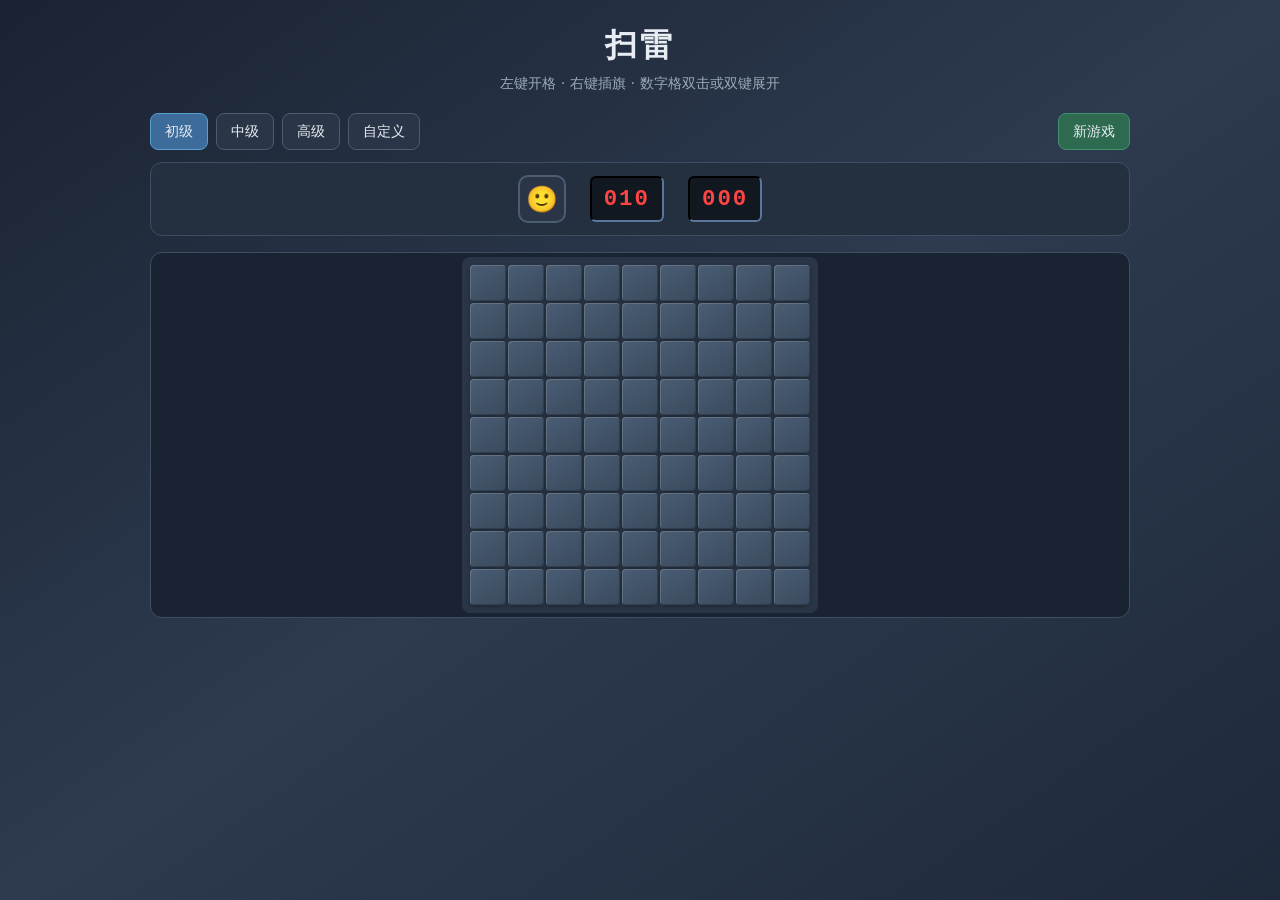
<file: minesweeper/index.html>
<!DOCTYPE html>
<html lang="zh-CN">
<head>
  <meta charset="UTF-8">
  <meta name="viewport" content="width=device-width, initial-scale=1.0">
  <title>扫雷</title>
  <link rel="stylesheet" href="css/style.css">
</head>
<body>
  <div class="app">
    <header class="header">
      <h1>扫雷</h1>
      <p class="subtitle">左键开格 · 右键插旗 · 数字格双击或双键展开</p>
    </header>

    <section class="toolbar">
      <div class="difficulty-group" role="group" aria-label="难度选择">
        <button type="button" class="btn difficulty-btn active" data-difficulty="beginner">初级</button>
        <button type="button" class="btn difficulty-btn" data-difficulty="intermediate">中级</button>
        <button type="button" class="btn difficulty-btn" data-difficulty="expert">高级</button>
        <button type="button" class="btn difficulty-btn" data-difficulty="custom">自定义</button>
      </div>
      <button type="button" class="btn btn-primary" id="new-game-btn">新游戏</button>
    </section>

    <section class="custom-panel hidden" id="custom-panel" aria-label="自定义难度">
      <label>
        宽度
        <input type="number" id="custom-cols" min="9" max="30" value="16">
      </label>
      <label>
        高度
        <input type="number" id="custom-rows" min="9" max="24" value="16">
      </label>
      <label>
        雷数
        <input type="number" id="custom-mines" min="1" value="40">
      </label>
      <button type="button" class="btn btn-primary" id="custom-apply-btn">应用</button>
      <p class="custom-error hidden" id="custom-error"></p>
    </section>

    <section class="status-bar">
      <button type="button" class="face-btn" id="face-btn" title="新游戏" aria-label="新游戏">🙂</button>
      <div class="counter" id="mine-counter" aria-label="剩余雷数">010</div>
      <div class="counter" id="timer" aria-label="计时">000</div>
    </section>

    <section class="board-wrapper">
      <div class="board" id="board" role="grid" aria-label="扫雷棋盘"></div>
    </section>
  </div>

  <script type="module" src="js/main.js"></script>
</body>
</html>
</file>
<file: minesweeper/css/style.css>
*,
*::before,
*::after {
  box-sizing: border-box;
}

body {
  margin: 0;
  min-height: 100vh;
  font-family: 'Segoe UI', system-ui, -apple-system, sans-serif;
  background: linear-gradient(145deg, #1a2332 0%, #2d3a4f 50%, #1e2a3a 100%);
  color: #e8edf4;
  display: flex;
  justify-content: center;
  align-items: flex-start;
  padding: 24px 16px 48px;
}

.app {
  width: min(100%, 980px);
}

.header {
  text-align: center;
  margin-bottom: 20px;
}

.header h1 {
  margin: 0 0 6px;
  font-size: 2rem;
  font-weight: 700;
  letter-spacing: 0.08em;
}

.subtitle {
  margin: 0;
  color: #9aabb8;
  font-size: 0.9rem;
}

.toolbar {
  display: flex;
  flex-wrap: wrap;
  gap: 12px;
  align-items: center;
  justify-content: space-between;
  margin-bottom: 12px;
}

.difficulty-group {
  display: flex;
  flex-wrap: wrap;
  gap: 8px;
}

.btn {
  border: 1px solid #4a5d73;
  background: #2a3647;
  color: #e8edf4;
  padding: 8px 14px;
  border-radius: 8px;
  cursor: pointer;
  font-size: 0.9rem;
  transition: background 0.15s, border-color 0.15s;
}

.btn:hover {
  background: #354456;
  border-color: #6b8299;
}

.btn.active {
  background: #3d6b9a;
  border-color: #5a9fd4;
}

.btn-primary {
  background: #2d6a4f;
  border-color: #40916c;
}

.btn-primary:hover {
  background: #358f5a;
}

.custom-panel {
  display: flex;
  flex-wrap: wrap;
  gap: 12px;
  align-items: center;
  padding: 12px 16px;
  margin-bottom: 12px;
  background: rgba(0, 0, 0, 0.2);
  border-radius: 10px;
  border: 1px solid #3d4f63;
}

.custom-panel.hidden {
  display: none;
}

.custom-panel label {
  display: flex;
  flex-direction: column;
  gap: 4px;
  font-size: 0.8rem;
  color: #9aabb8;
}

.custom-panel input {
  width: 72px;
  padding: 6px 8px;
  border: 1px solid #4a5d73;
  border-radius: 6px;
  background: #1e2836;
  color: #e8edf4;
  font-size: 0.95rem;
}

.custom-error {
  width: 100%;
  margin: 0;
  color: #ff6b6b;
  font-size: 0.85rem;
}

.custom-error.hidden {
  display: none;
}

.status-bar {
  display: flex;
  align-items: center;
  justify-content: center;
  gap: 24px;
  padding: 12px 20px;
  margin-bottom: 16px;
  background: #243040;
  border-radius: 12px;
  border: 1px solid #3d4f63;
}

.face-btn {
  width: 48px;
  height: 48px;
  font-size: 1.6rem;
  border: 2px solid #4a5d73;
  border-radius: 10px;
  background: #2a3647;
  cursor: pointer;
  display: flex;
  align-items: center;
  justify-content: center;
  transition: transform 0.1s;
}

.face-btn:hover {
  transform: scale(1.05);
}

.face-btn:active {
  transform: scale(0.95);
}

.counter {
  min-width: 64px;
  padding: 8px 12px;
  background: #111820;
  border: 2px inset #2a3647;
  border-radius: 6px;
  font-family: 'Consolas', 'Courier New', monospace;
  font-size: 1.4rem;
  font-weight: 700;
  color: #ff4444;
  text-align: center;
  letter-spacing: 2px;
}

.board-wrapper {
  overflow: auto;
  padding: 4px;
  border-radius: 12px;
  background: #1a2332;
  border: 1px solid #3d4f63;
}

.board {
  display: grid;
  gap: 2px;
  width: fit-content;
  margin: 0 auto;
  padding: 8px;
  background: #2a3647;
  border-radius: 8px;
}

.cell {
  width: var(--cell-size, 32px);
  height: var(--cell-size, 32px);
  border: none;
  border-radius: 4px;
  cursor: pointer;
  font-weight: 700;
  font-size: calc(var(--cell-size, 32px) * 0.45);
  display: flex;
  align-items: center;
  justify-content: center;
  user-select: none;
  transition: background 0.08s, transform 0.08s;
  padding: 0;
}

.cell.hidden-cell {
  background: linear-gradient(145deg, #4a5d73, #3a4a5e);
  box-shadow:
    inset 1px 1px 0 rgba(255, 255, 255, 0.15),
    inset -1px -1px 0 rgba(0, 0, 0, 0.2),
    0 2px 4px rgba(0, 0, 0, 0.25);
}

.cell.hidden-cell:hover:not(:disabled) {
  background: linear-gradient(145deg, #556880, #445568);
}

.cell.hidden-cell:active:not(:disabled) {
  transform: scale(0.96);
}

.cell.revealed {
  background: #c8d0da;
  cursor: default;
  box-shadow: inset 1px 1px 2px rgba(0, 0, 0, 0.15);
}

.cell.flagged {
  background: linear-gradient(145deg, #5a4a3a, #4a3a2a);
}

.cell.mine {
  background: #ff4444;
}

.cell.mine.triggered {
  background: #cc0000;
  box-shadow: 0 0 8px rgba(255, 0, 0, 0.6);
}

.cell:disabled {
  cursor: default;
}

.cell.num-1 { color: #0000ff; }
.cell.num-2 { color: #008000; }
.cell.num-3 { color: #ff0000; }
.cell.num-4 { color: #000080; }
.cell.num-5 { color: #800000; }
.cell.num-6 { color: #008080; }
.cell.num-7 { color: #000000; }
.cell.num-8 { color: #808080; }

@media (max-width: 640px) {
  .header h1 {
    font-size: 1.5rem;
  }

  .status-bar {
    gap: 16px;
  }

  .counter {
    font-size: 1.1rem;
    min-width: 52px;
  }
}
</file>
